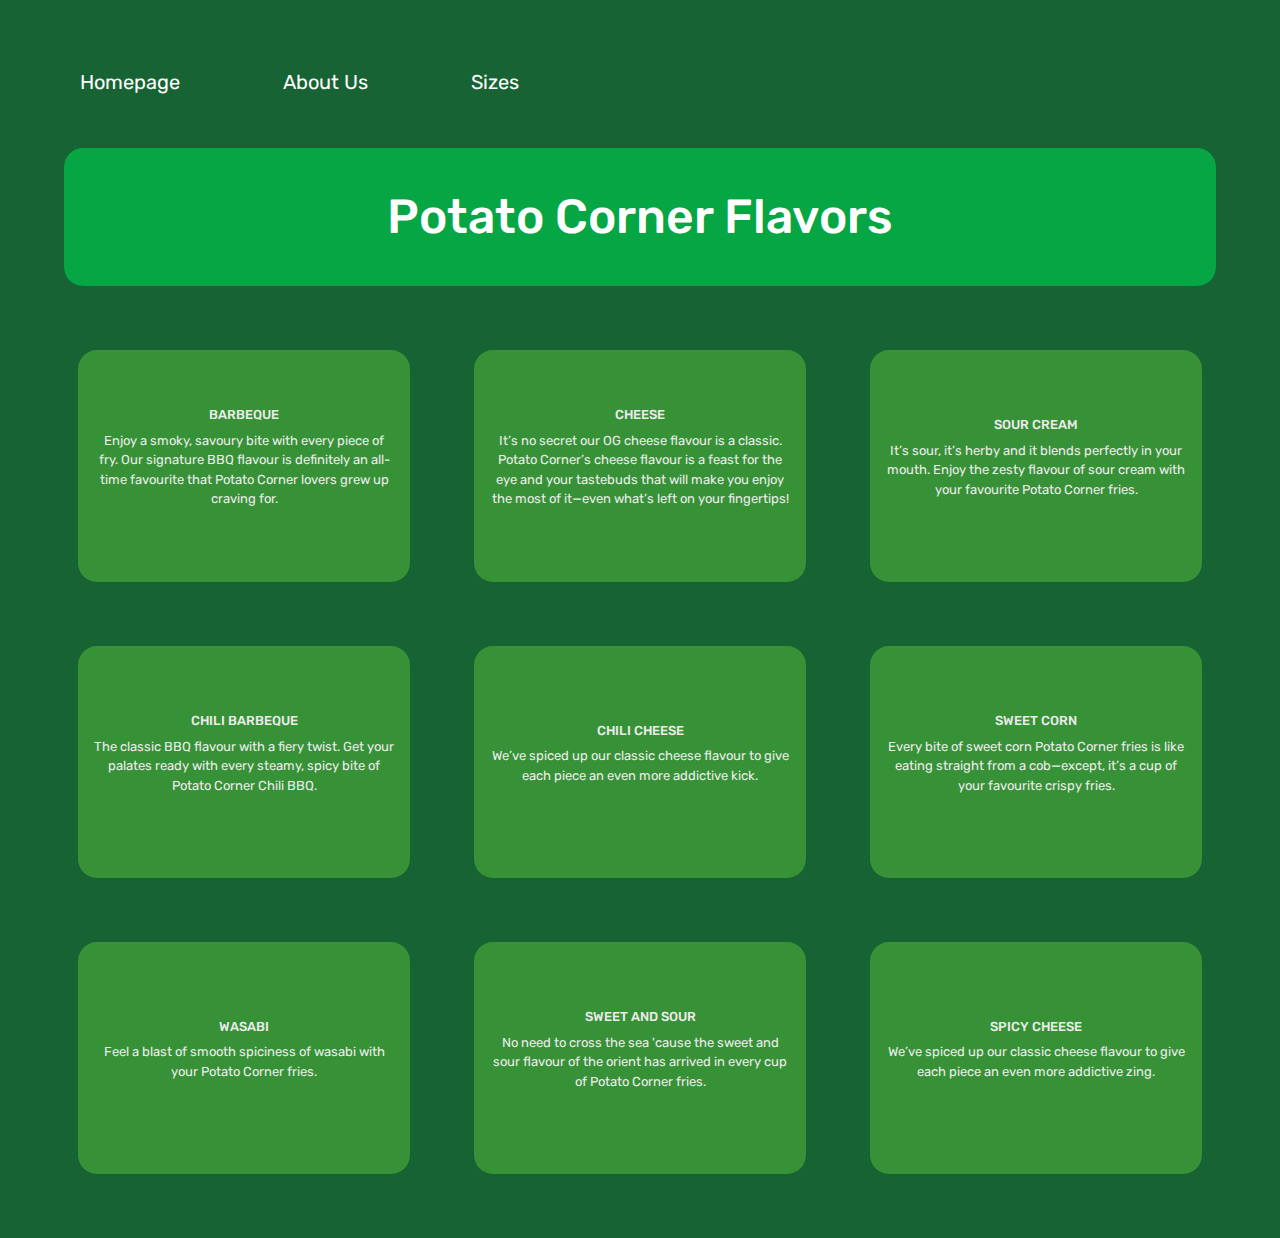
<file: flavors.html>
<!DOCTYPE html>
<html>
<head>
	<meta charset="utf-8">
	<meta name="viewport" content="width=device-width, initial-scale=1">
	<title>Flavors - Potato Corner</title>
	<link rel="stylesheet"href="https://cdn.jsdelivr.net/npm/bootstrap@5.3.0-alpha3/dist/css/bootstrap.min.css">
	<link rel="stylesheet" type="text/css" href="fla.css">
    <script type="text/JavaScript">
        function homepage() {
            window.location="index.html";
        }
    </script>
     <script type="text/JavaScript">
        function aboutus() {
            window.location="aboutpage.html";
        }
    </script>
    <script type="text/JavaScript">
        function sizes() {
            window.location="products.html";
        }
    </script>
</head>
</head>
<body>
	<section class="products">
        <div class="menu">
            <a class="product-btn" href="#" onclick="homepage();">Homepage</a>
            <a class="product-btn" href="#" onclick="aboutus();">About Us</a>
            <a class="product-btn" href="#" onclick="sizes();">Sizes</a>
			<div class="top">
				<h2>Potato Corner Flavors</h2>
			</div>
        </div-menu>
		<div class="all-products">
			<div class="product">
				<div class="product-info">
					<h4 class="product-title"> BARBEQUE​
					</h4>
					<p class="product-flavor">Enjoy a smoky, savoury bite with every piece of fry. Our signature BBQ flavour is definitely an all-time favourite that Potato Corner lovers grew up craving for.</p>

				</div>
			</div>
			<div class="product">
				<div class="product-info">
					<h4 class="product-title">CHEESE
					</h4>
					<p class="product-flavor">It’s no secret our OG cheese flavour is a classic. Potato Corner’s cheese flavour is a feast for the eye and your tastebuds that will make you enjoy the most of it—even what’s left on your fingertips!</p>

				</div>
			</div>
			<div class="product">
				<div class="product-info">
					<h4 class="product-title">SOUR CREAM
					</h4>
					<p class="product-flavor">It’s sour, it’s herby and it blends perfectly in your mouth. Enjoy the zesty flavour of sour cream with your favourite Potato Corner fries.</p>

				</div>
			</div>
			<div class="product">
				<div class="product-info">
					<h4 class="product-title">CHILI BARBEQUE
						</h4>
					<p class="product-flavor">The classic BBQ flavour with a fiery twist. Get your palates ready with every steamy, spicy bite of Potato Corner Chili BBQ.</p>

				</div>
			</div>
            
            <div class="product">
				<div class="product-info">
					<h4 class="product-title">CHILI CHEESE
					</h4>
					<p class="product-flavor">We’ve spiced up our classic cheese flavour to give each piece an even more addictive kick.</p>
					

				</div>
			</div>

            <div class="product">
				<div class="product-info">
					<h4 class="product-title">SWEET CORN
					</h4>
					<p class="product-flavor">Every bite of sweet corn Potato Corner fries is like eating straight from a cob—except, it’s a cup of your favourite crispy fries.</p>
					

				</div>
			</div>

            <div class="product">
				<div class="product-info">
					<h4 class="product-title">WASABI
					</h4>
					<p class="product-flavor">Feel a blast of smooth spiciness of wasabi with your Potato Corner fries.</p>
					

				</div>
			</div>

            <div class="product">
				<div class="product-info">
					<h4 class="product-title">SWEET AND SOUR
					</h4>
					<p class="product-flavor">No need to cross the sea 'cause the sweet and sour flavour of the orient has arrived in every cup of Potato Corner fries.</p>
					

				</div>
			</div>

            <div class="product">
				<div class="product-info">
					<h4 class="product-title">SPICY CHEESE
					</h4>
					<p class="product-flavor">We’ve spiced up our classic cheese flavour to give each piece an even more addictive zing.</p>
					

				</div>
			</div>

		</div>
	</section>
	<script src="https://cdn.jsdelivr.net/npm/@popperjs/core@2.11.7/dist/umd/popper.min.js" integrity="sha384-zYPOMqeu1DAVkHiLqWBUTcbYfZ8osu1Nd6Z89ify25QV9guujx43ITvfi12/QExE" crossorigin="anonymous"></script>
	<script src="https://cdn.jsdelivr.net/npm/bootstrap@5.3.0-alpha3/dist/js/bootstrap.min.js" integrity="sha384-Y4oOpwW3duJdCWv5ly8SCFYWqFDsfob/3GkgExXKV4idmbt98QcxXYs9UoXAB7BZ" crossorigin="anonymous"></script>
</body>
</html>
</file>
<file: fla.css>
@import url('https://fonts.googleapis.com/css2?family=Rubik&display=swap');

*{
	margin: 0;
	padding: 0;
	box-sizing: content-box;
}

body{
	font-size: 1.7rem;
	font-family: 'Rubik', sans-serif;
	background: #176333;
	color: #ffffff;
	padding: 2rem;
}

h3{
    text-align: left;
    margin-bottom: 2rem;
    font-size: 3rem;
}

.top h2{
	text-align: center;
	background-color: #06A644;
	padding-top: 40px;
    padding-bottom: 40px;
	padding-left: 0%;
	padding-right: 0%;
	font-size: 3rem;
	flex-direction: column;
	justify-content: center;
	border-radius: 1.2rem;
	margin: 2rem;
}


.all-products{
	display: flex;
	align-items: center;
	justify-content: center;
	flex-wrap: wrap;
}

.product{
	overflow: auto;
	background: #379237;
	color: #ececec;
	text-align: center;
	width: 300px;
	height: 200px;
	padding: 1rem;
	display: flex;
	flex-direction: column;
	align-items: center;
	justify-content: center;
	border-radius: 1.2rem;
	margin: 2rem;
}

.product .product-title, .product .product-flavor{
	font-size: 13px;
}

.product:hover {
	box-shadow: 5px 5px 5px #06A644;
}

.menu a:link, .menu a:visited{
	color: #ffffff;
	display: inline-block;
	text-decoration: none;
	background-color: #176333;
	padding: 1.2rem 3rem;
	border-radius: 1rem;
	margin-top: 1rem;
	font-size: 20px;
	transition: all 0.2s;
}
</file>
